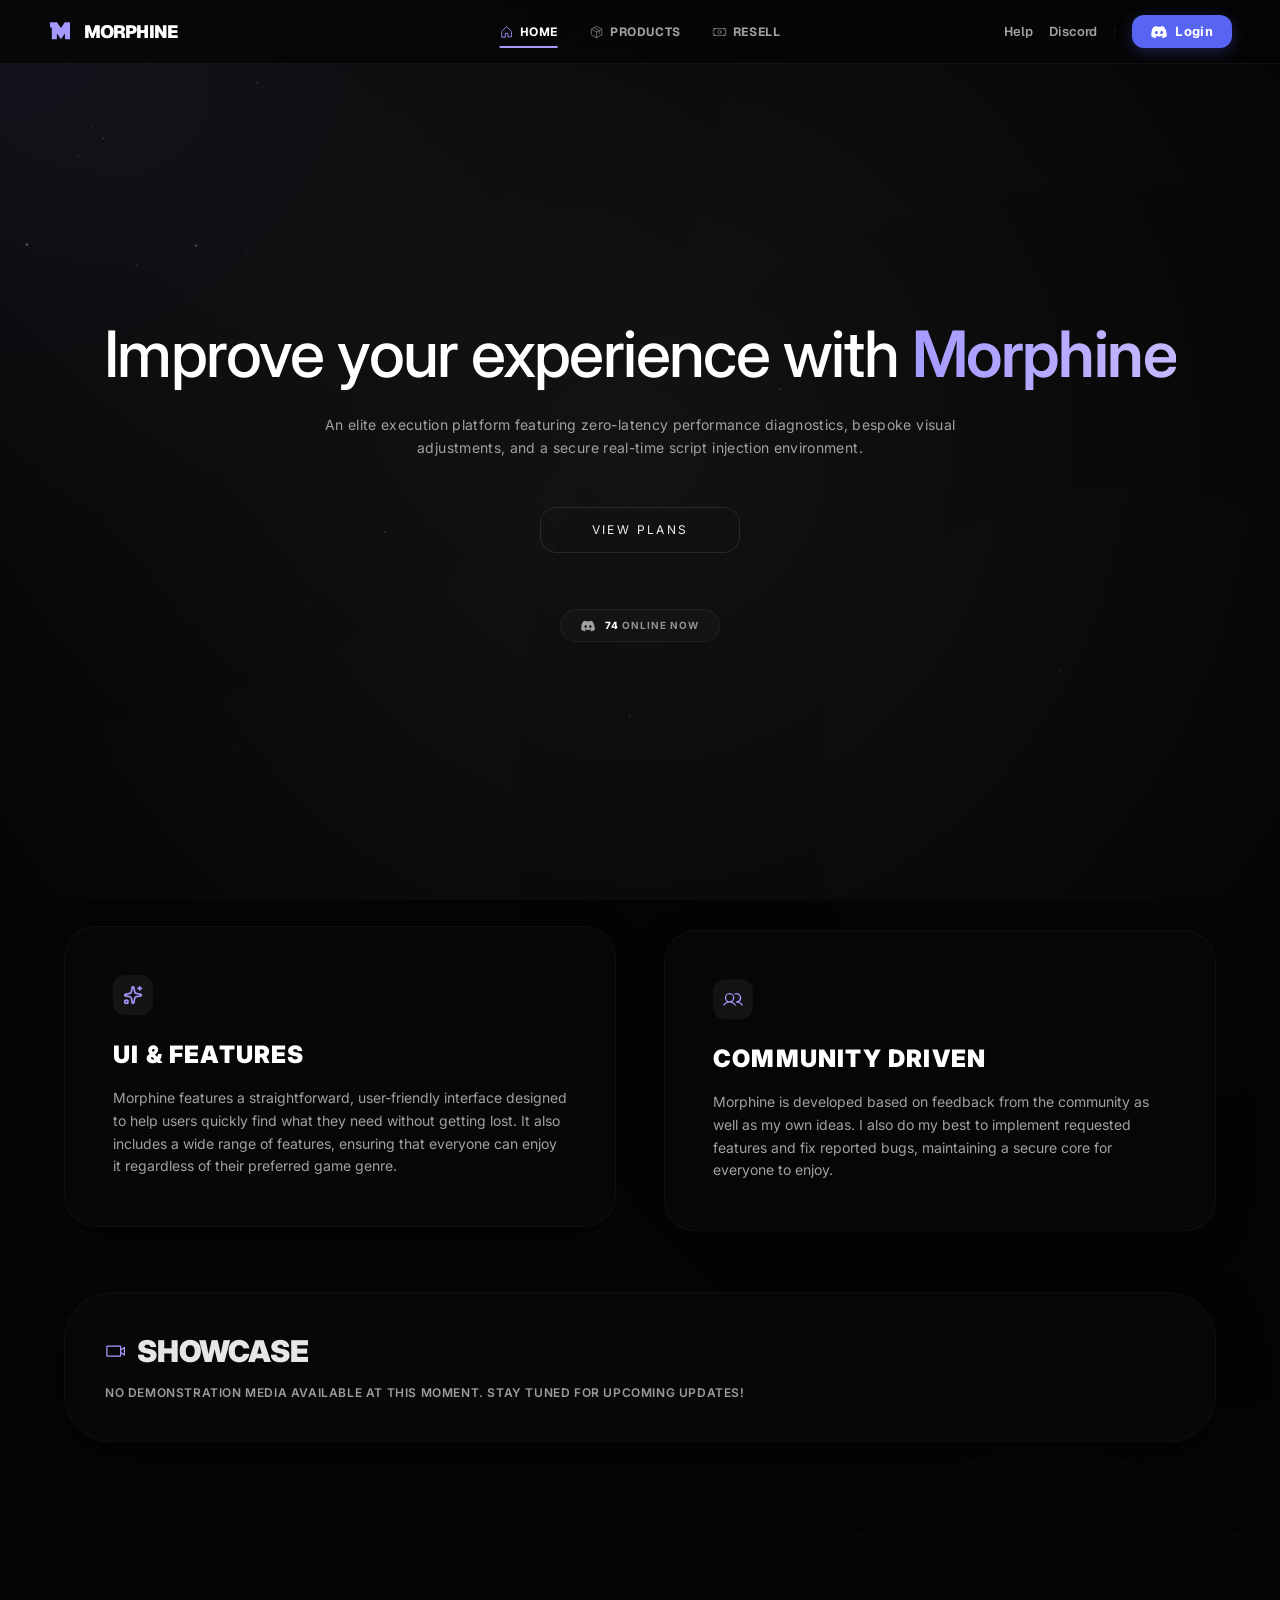
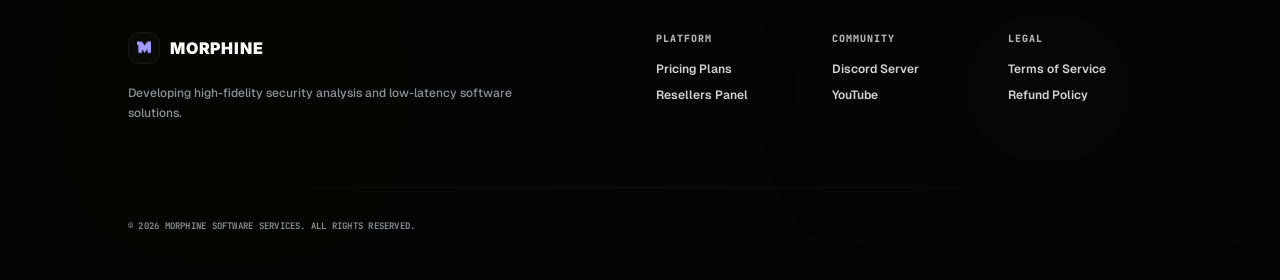
<file: index.html>
<!doctype html>
<html lang="en">
  <head>
    <meta charset="UTF-8" />
    <script type="text/javascript">
      (function() {
        var redirect = sessionStorage.getItem('redirect');
        if (redirect) {
          sessionStorage.removeItem('redirect');
          window.history.replaceState(null, null, redirect);
        }
      })();
    </script>
    <meta name="viewport" content="width=device-width, initial-scale=1.0" />
    <title>Morphine</title>
    <link rel="icon" type="image/png" href="/logo.png">
    <script type="module" crossorigin src="/assets/index-Bwq5AKDH.js"></script>
    <link rel="stylesheet" crossorigin href="/assets/index-IwMEd-VD.css">
  </head>
  <body>
    <div id="root"></div>
  </body>
</html>
</file>
<file: assets/index-IwMEd-VD.css>
@import"https://fonts.googleapis.com/css2?family=Geist:wght@100..900&family=Inter:wght@300;400;500;600;700;800;900&family=JetBrains+Mono:wght@400;700&display=swap";/*! tailwindcss v4.3.0 | MIT License | https://tailwindcss.com */@layer properties{@supports (((-webkit-hyphens:none)) and (not (margin-trim:inline))) or ((-moz-orient:inline) and (not (color:rgb(from red r g b)))){*,:before,:after,::backdrop{--tw-translate-x:0;--tw-translate-y:0;--tw-translate-z:0;--tw-scale-x:1;--tw-scale-y:1;--tw-scale-z:1;--tw-rotate-x:initial;--tw-rotate-y:initial;--tw-rotate-z:initial;--tw-skew-x:initial;--tw-skew-y:initial;--tw-space-y-reverse:0;--tw-divide-y-reverse:0;--tw-border-style:solid;--tw-gradient-position:initial;--tw-gradient-from:#0000;--tw-gradient-via:#0000;--tw-gradient-to:#0000;--tw-gradient-stops:initial;--tw-gradient-via-stops:initial;--tw-gradient-from-position:0%;--tw-gradient-via-position:50%;--tw-gradient-to-position:100%;--tw-leading:initial;--tw-font-weight:initial;--tw-tracking:initial;--tw-shadow:0 0 #0000;--tw-shadow-color:initial;--tw-shadow-alpha:100%;--tw-inset-shadow:0 0 #0000;--tw-inset-shadow-color:initial;--tw-inset-shadow-alpha:100%;--tw-ring-color:initial;--tw-ring-shadow:0 0 #0000;--tw-inset-ring-color:initial;--tw-inset-ring-shadow:0 0 #0000;--tw-ring-inset:initial;--tw-ring-offset-width:0px;--tw-ring-offset-color:#fff;--tw-ring-offset-shadow:0 0 #0000;--tw-blur:initial;--tw-brightness:initial;--tw-contrast:initial;--tw-grayscale:initial;--tw-hue-rotate:initial;--tw-invert:initial;--tw-opacity:initial;--tw-saturate:initial;--tw-sepia:initial;--tw-drop-shadow:initial;--tw-drop-shadow-color:initial;--tw-drop-shadow-alpha:100%;--tw-drop-shadow-size:initial;--tw-backdrop-blur:initial;--tw-backdrop-brightness:initial;--tw-backdrop-contrast:initial;--tw-backdrop-grayscale:initial;--tw-backdrop-hue-rotate:initial;--tw-backdrop-invert:initial;--tw-backdrop-opacity:initial;--tw-backdrop-saturate:initial;--tw-backdrop-sepia:initial;--tw-duration:initial;--tw-ease:initial}}}@layer theme{:root,:host{--font-sans:"Inter", ui-sans-serif, system-ui, sans-serif;--font-mono:"JetBrains Mono", ui-monospace, SFMono-Regular, monospace;--color-red-300:oklch(80.8% .114 19.571);--color-red-400:oklch(70.4% .191 22.216);--color-red-500:oklch(63.7% .237 25.331);--color-amber-200:oklch(92.4% .12 95.746);--color-amber-300:oklch(87.9% .169 91.605);--color-amber-400:oklch(82.8% .189 84.429);--color-amber-500:oklch(76.9% .188 70.08);--color-emerald-300:oklch(84.5% .143 164.978);--color-emerald-400:oklch(76.5% .177 163.223);--color-emerald-500:oklch(69.6% .17 162.48);--color-purple-600:oklch(55.8% .288 302.321);--color-rose-200:oklch(89.2% .058 10.001);--color-rose-400:oklch(71.2% .194 13.428);--color-rose-500:oklch(64.5% .246 16.439);--color-rose-950:oklch(27.1% .105 12.094);--color-gray-700:oklch(37.3% .034 259.733);--color-gray-800:oklch(27.8% .033 256.848);--color-neutral-200:oklch(92.2% 0 0);--color-neutral-300:oklch(87% 0 0);--color-neutral-400:oklch(70.8% 0 0);--color-neutral-500:oklch(55.6% 0 0);--color-neutral-600:oklch(43.9% 0 0);--color-neutral-700:oklch(37.1% 0 0);--color-neutral-800:oklch(26.9% 0 0);--color-black:#000;--color-white:#fff;--spacing:.25rem;--container-sm:24rem;--container-md:28rem;--container-lg:32rem;--container-2xl:42rem;--container-3xl:48rem;--container-4xl:56rem;--container-5xl:64rem;--container-6xl:72rem;--text-xs:.75rem;--text-xs--line-height:calc(1 / .75);--text-sm:.875rem;--text-sm--line-height:calc(1.25 / .875);--text-base:1rem;--text-base--line-height: 1.5 ;--text-lg:1.125rem;--text-lg--line-height:calc(1.75 / 1.125);--text-xl:1.25rem;--text-xl--line-height:calc(1.75 / 1.25);--text-2xl:1.5rem;--text-2xl--line-height:calc(2 / 1.5);--text-3xl:1.875rem;--text-3xl--line-height: 1.2 ;--text-4xl:2.25rem;--text-4xl--line-height:calc(2.5 / 2.25);--text-5xl:3rem;--text-5xl--line-height:1;--text-6xl:3.75rem;--text-6xl--line-height:1;--font-weight-normal:400;--font-weight-medium:500;--font-weight-semibold:600;--font-weight-bold:700;--font-weight-extrabold:800;--font-weight-black:900;--tracking-tighter:-.05em;--tracking-tight:-.025em;--tracking-normal:0em;--tracking-wide:.025em;--tracking-wider:.05em;--tracking-widest:.1em;--leading-tight:1.25;--leading-relaxed:1.625;--radius-md:.375rem;--radius-lg:.5rem;--radius-xl:.75rem;--radius-2xl:1rem;--radius-3xl:1.5rem;--ease-out:cubic-bezier(0, 0, .2, 1);--animate-spin:spin 1s linear infinite;--animate-ping:ping 1s cubic-bezier(0, 0, .2, 1) infinite;--animate-pulse:pulse 2s cubic-bezier(.4, 0, .6, 1) infinite;--blur-sm:8px;--blur-md:12px;--blur-xl:24px;--blur-2xl:40px;--default-transition-duration:.15s;--default-transition-timing-function:cubic-bezier(.4, 0, .2, 1);--default-font-family:var(--font-sans);--default-mono-font-family:var(--font-mono);--font-geist:"Geist", "Inter", ui-sans-serif, system-ui, sans-serif}}@layer base{*,:after,:before,::backdrop{box-sizing:border-box;border:0 solid;margin:0;padding:0}::file-selector-button{box-sizing:border-box;border:0 solid;margin:0;padding:0}html,:host{-webkit-text-size-adjust:100%;-moz-tab-size:4;tab-size:4;line-height:1.5;font-family:var(--default-font-family,ui-sans-serif, system-ui, sans-serif, "Apple Color Emoji", "Segoe UI Emoji", "Segoe UI Symbol", "Noto Color Emoji");font-feature-settings:var(--default-font-feature-settings,normal);font-variation-settings:var(--default-font-variation-settings,normal);-webkit-tap-highlight-color:transparent}hr{height:0;color:inherit;border-top-width:1px}abbr:where([title]){-webkit-text-decoration:underline dotted;text-decoration:underline dotted}h1,h2,h3,h4,h5,h6{font-size:inherit;font-weight:inherit}a{color:inherit;-webkit-text-decoration:inherit;text-decoration:inherit}b,strong{font-weight:bolder}code,kbd,samp,pre{font-family:var(--default-mono-font-family,ui-monospace, SFMono-Regular, Menlo, Monaco, Consolas, "Liberation Mono", "Courier New", monospace);font-feature-settings:var(--default-mono-font-feature-settings,normal);font-variation-settings:var(--default-mono-font-variation-settings,normal);font-size:1em}small{font-size:80%}sub,sup{vertical-align:baseline;font-size:75%;line-height:0;position:relative}sub{bottom:-.25em}sup{top:-.5em}table{text-indent:0;border-color:inherit;border-collapse:collapse}:-moz-focusring{outline:auto}progress{vertical-align:baseline}summary{display:list-item}ol,ul,menu{list-style:none}img,svg,video,canvas,audio,iframe,embed,object{vertical-align:middle;display:block}img,video{max-width:100%;height:auto}button,input,select,optgroup,textarea{font:inherit;font-feature-settings:inherit;font-variation-settings:inherit;letter-spacing:inherit;color:inherit;opacity:1;background-color:#0000;border-radius:0}::file-selector-button{font:inherit;font-feature-settings:inherit;font-variation-settings:inherit;letter-spacing:inherit;color:inherit;opacity:1;background-color:#0000;border-radius:0}:where(select:is([multiple],[size])) optgroup{font-weight:bolder}:where(select:is([multiple],[size])) optgroup option{padding-inline-start:20px}::file-selector-button{margin-inline-end:4px}::placeholder{opacity:1}@supports (not ((-webkit-appearance:-apple-pay-button))) or (contain-intrinsic-size:1px){::placeholder{color:currentColor}@supports (color:color-mix(in lab,red,red)){::placeholder{color:color-mix(in oklab,currentcolor 50%,transparent)}}}textarea{resize:vertical}::-webkit-search-decoration{-webkit-appearance:none}::-webkit-date-and-time-value{min-height:1lh;text-align:inherit}::-webkit-datetime-edit{display:inline-flex}::-webkit-datetime-edit-fields-wrapper{padding:0}::-webkit-datetime-edit{padding-block:0}::-webkit-datetime-edit-year-field{padding-block:0}::-webkit-datetime-edit-month-field{padding-block:0}::-webkit-datetime-edit-day-field{padding-block:0}::-webkit-datetime-edit-hour-field{padding-block:0}::-webkit-datetime-edit-minute-field{padding-block:0}::-webkit-datetime-edit-second-field{padding-block:0}::-webkit-datetime-edit-millisecond-field{padding-block:0}::-webkit-datetime-edit-meridiem-field{padding-block:0}::-webkit-calendar-picker-indicator{line-height:1}:-moz-ui-invalid{box-shadow:none}button,input:where([type=button],[type=reset],[type=submit]){-webkit-appearance:button;-moz-appearance:button;appearance:button}::file-selector-button{-webkit-appearance:button;-moz-appearance:button;appearance:button}::-webkit-inner-spin-button{height:auto}::-webkit-outer-spin-button{height:auto}[hidden]:where(:not([hidden=until-found])){display:none!important}}@layer components;@layer utilities{.pointer-events-auto{pointer-events:auto}.pointer-events-none{pointer-events:none}.invisible{visibility:hidden}.absolute{position:absolute}.fixed{position:fixed}.relative{position:relative}.inset-0{inset:calc(var(--spacing) * 0)}.inset-x-0{inset-inline:calc(var(--spacing) * 0)}.inset-y-0{inset-block:calc(var(--spacing) * 0)}.-top-10{top:calc(var(--spacing) * -10)}.-top-12{top:calc(var(--spacing) * -12)}.-top-px{top:-1px}.top-0{top:calc(var(--spacing) * 0)}.top-4{top:calc(var(--spacing) * 4)}.top-14{top:calc(var(--spacing) * 14)}.top-full{top:100%}.-right-12{right:calc(var(--spacing) * -12)}.right-0{right:calc(var(--spacing) * 0)}.right-1\/4{right:25%}.right-4{right:calc(var(--spacing) * 4)}.right-6{right:calc(var(--spacing) * 6)}.right-10{right:calc(var(--spacing) * 10)}.bottom-0{bottom:calc(var(--spacing) * 0)}.bottom-3{bottom:calc(var(--spacing) * 3)}.bottom-6{bottom:calc(var(--spacing) * 6)}.bottom-12{bottom:calc(var(--spacing) * 12)}.left-0{left:calc(var(--spacing) * 0)}.left-1\/2{left:50%}.left-1\/4{left:25%}.left-3{left:calc(var(--spacing) * 3)}.left-4{left:calc(var(--spacing) * 4)}.left-10{left:calc(var(--spacing) * 10)}.left-\[19px\]{left:19px}.z-0{z-index:0}.z-10{z-index:10}.z-20{z-index:20}.z-30{z-index:30}.z-40{z-index:40}.z-50{z-index:50}.z-\[60\]{z-index:60}.z-\[190\]{z-index:190}.z-\[200\]{z-index:200}.z-\[210\]{z-index:210}.z-\[9990\]{z-index:9990}.z-\[10000\]{z-index:10000}.container{width:100%}@media(min-width:40rem){.container{max-width:40rem}}@media(min-width:48rem){.container{max-width:48rem}}@media(min-width:64rem){.container{max-width:64rem}}@media(min-width:80rem){.container{max-width:80rem}}@media(min-width:96rem){.container{max-width:96rem}}.mx-auto{margin-inline:auto}.\!my-4\.5{margin-block:calc(var(--spacing) * 4.5)!important}.my-1{margin-block:calc(var(--spacing) * 1)}.my-3{margin-block:calc(var(--spacing) * 3)}.-mt-4{margin-top:calc(var(--spacing) * -4)}.mt-0\.5{margin-top:calc(var(--spacing) * .5)}.mt-1{margin-top:calc(var(--spacing) * 1)}.mt-1\.5{margin-top:calc(var(--spacing) * 1.5)}.mt-2{margin-top:calc(var(--spacing) * 2)}.mt-2\.5{margin-top:calc(var(--spacing) * 2.5)}.mt-3{margin-top:calc(var(--spacing) * 3)}.mt-4{margin-top:calc(var(--spacing) * 4)}.mt-8{margin-top:calc(var(--spacing) * 8)}.mt-12{margin-top:calc(var(--spacing) * 12)}.mt-14{margin-top:calc(var(--spacing) * 14)}.mt-auto{margin-top:auto}.mr-1{margin-right:calc(var(--spacing) * 1)}.mb-0\.5{margin-bottom:calc(var(--spacing) * .5)}.mb-1{margin-bottom:calc(var(--spacing) * 1)}.mb-2{margin-bottom:calc(var(--spacing) * 2)}.mb-3{margin-bottom:calc(var(--spacing) * 3)}.mb-4{margin-bottom:calc(var(--spacing) * 4)}.mb-5{margin-bottom:calc(var(--spacing) * 5)}.mb-6{margin-bottom:calc(var(--spacing) * 6)}.mb-8{margin-bottom:calc(var(--spacing) * 8)}.mb-10{margin-bottom:calc(var(--spacing) * 10)}.mb-12{margin-bottom:calc(var(--spacing) * 12)}.mb-16{margin-bottom:calc(var(--spacing) * 16)}.ml-0\.5{margin-left:calc(var(--spacing) * .5)}.ml-1{margin-left:calc(var(--spacing) * 1)}.ml-2{margin-left:calc(var(--spacing) * 2)}.ml-3{margin-left:calc(var(--spacing) * 3)}.ml-4{margin-left:calc(var(--spacing) * 4)}.block{display:block}.contents{display:contents}.flex{display:flex}.grid{display:grid}.hidden{display:none}.inline{display:inline}.inline-flex{display:inline-flex}.table{display:table}.aspect-\[16\/10\]{aspect-ratio:16/10}.size-5{width:calc(var(--spacing) * 5);height:calc(var(--spacing) * 5)}.h-0\.5{height:calc(var(--spacing) * .5)}.h-1{height:calc(var(--spacing) * 1)}.h-1\.5{height:calc(var(--spacing) * 1.5)}.h-2\.5{height:calc(var(--spacing) * 2.5)}.h-3{height:calc(var(--spacing) * 3)}.h-3\.5{height:calc(var(--spacing) * 3.5)}.h-4{height:calc(var(--spacing) * 4)}.h-4\.5{height:calc(var(--spacing) * 4.5)}.h-5{height:calc(var(--spacing) * 5)}.h-5\.5{height:calc(var(--spacing) * 5.5)}.h-6{height:calc(var(--spacing) * 6)}.h-8{height:calc(var(--spacing) * 8)}.h-9{height:calc(var(--spacing) * 9)}.h-10{height:calc(var(--spacing) * 10)}.h-12{height:calc(var(--spacing) * 12)}.h-14{height:calc(var(--spacing) * 14)}.h-16{height:calc(var(--spacing) * 16)}.h-24{height:calc(var(--spacing) * 24)}.h-32{height:calc(var(--spacing) * 32)}.h-40{height:calc(var(--spacing) * 40)}.h-48{height:calc(var(--spacing) * 48)}.h-96{height:calc(var(--spacing) * 96)}.h-\[1px\]{height:1px}.h-\[35rem\]{height:35rem}.h-\[46rem\]{height:46rem}.h-\[100px\]{height:100px}.h-full{height:100%}.h-px{height:1px}.max-h-\[80vh\]{max-height:80vh}.max-h-\[90vh\]{max-height:90vh}.min-h-\[50vh\]{min-height:50vh}.min-h-\[82vh\]{min-height:82vh}.min-h-\[85vh\]{min-height:85vh}.min-h-\[90vh\]{min-height:90vh}.min-h-\[92vh\]{min-height:92vh}.min-h-screen{min-height:100vh}.w-1{width:calc(var(--spacing) * 1)}.w-1\.5{width:calc(var(--spacing) * 1.5)}.w-2\.5{width:calc(var(--spacing) * 2.5)}.w-3{width:calc(var(--spacing) * 3)}.w-3\.5{width:calc(var(--spacing) * 3.5)}.w-4{width:calc(var(--spacing) * 4)}.w-4\.5{width:calc(var(--spacing) * 4.5)}.w-5{width:calc(var(--spacing) * 5)}.w-5\.5{width:calc(var(--spacing) * 5.5)}.w-6{width:calc(var(--spacing) * 6)}.w-8{width:calc(var(--spacing) * 8)}.w-9{width:calc(var(--spacing) * 9)}.w-10{width:calc(var(--spacing) * 10)}.w-12{width:calc(var(--spacing) * 12)}.w-16{width:calc(var(--spacing) * 16)}.w-24{width:calc(var(--spacing) * 24)}.w-32{width:calc(var(--spacing) * 32)}.w-40{width:calc(var(--spacing) * 40)}.w-48{width:calc(var(--spacing) * 48)}.w-96{width:calc(var(--spacing) * 96)}.w-\[35rem\]{width:35rem}.w-full{width:100%}.max-w-2xl{max-width:var(--container-2xl)}.max-w-3xl{max-width:var(--container-3xl)}.max-w-4xl{max-width:var(--container-4xl)}.max-w-5xl{max-width:var(--container-5xl)}.max-w-6xl{max-width:var(--container-6xl)}.max-w-\[98vw\]{max-width:98vw}.max-w-\[260px\]{max-width:260px}.max-w-\[360px\]{max-width:360px}.max-w-\[600px\]{max-width:600px}.max-w-\[620px\]{max-width:620px}.max-w-\[640px\]{max-width:640px}.max-w-\[1050px\]{max-width:1050px}.max-w-\[1240px\]{max-width:1240px}.max-w-\[1600px\]{max-width:1600px}.max-w-lg{max-width:var(--container-lg)}.max-w-md{max-width:var(--container-md)}.max-w-sm{max-width:var(--container-sm)}.min-w-0{min-width:calc(var(--spacing) * 0)}.min-w-\[64px\]{min-width:64px}.min-w-\[200px\]{min-width:200px}.min-w-\[240px\]{min-width:240px}.flex-1{flex:1}.shrink-0{flex-shrink:0}.flex-grow{flex-grow:1}.origin-center{transform-origin:50%}.-translate-x-1\/2{--tw-translate-x: -50% ;translate:var(--tw-translate-x) var(--tw-translate-y)}.-translate-x-12{--tw-translate-x:calc(var(--spacing) * -12);translate:var(--tw-translate-x) var(--tw-translate-y)}.-translate-y-8{--tw-translate-y:calc(var(--spacing) * -8);translate:var(--tw-translate-x) var(--tw-translate-y)}.scale-95{--tw-scale-x:95%;--tw-scale-y:95%;--tw-scale-z:95%;scale:var(--tw-scale-x) var(--tw-scale-y)}.scale-x-0{--tw-scale-x:0%;scale:var(--tw-scale-x) var(--tw-scale-y)}.scale-x-100{--tw-scale-x:100%;scale:var(--tw-scale-x) var(--tw-scale-y)}.rotate-180{rotate:180deg}.transform{transform:var(--tw-rotate-x,) var(--tw-rotate-y,) var(--tw-rotate-z,) var(--tw-skew-x,) var(--tw-skew-y,)}.animate-ping{animation:var(--animate-ping)}.animate-pulse{animation:var(--animate-pulse)}.animate-spin{animation:var(--animate-spin)}.cursor-default{cursor:default}.cursor-pointer{cursor:pointer}.resize-none{resize:none}.list-disc{list-style-type:disc}.grid-cols-1{grid-template-columns:repeat(1,minmax(0,1fr))}.flex-col{flex-direction:column}.flex-wrap{flex-wrap:wrap}.items-baseline{align-items:baseline}.items-center{align-items:center}.items-start{align-items:flex-start}.justify-between{justify-content:space-between}.justify-center{justify-content:center}.justify-end{justify-content:flex-end}.gap-0\.5{gap:calc(var(--spacing) * .5)}.gap-1{gap:calc(var(--spacing) * 1)}.gap-1\.5{gap:calc(var(--spacing) * 1.5)}.gap-2{gap:calc(var(--spacing) * 2)}.gap-2\.5{gap:calc(var(--spacing) * 2.5)}.gap-3{gap:calc(var(--spacing) * 3)}.gap-3\.5{gap:calc(var(--spacing) * 3.5)}.gap-4{gap:calc(var(--spacing) * 4)}.gap-5{gap:calc(var(--spacing) * 5)}.gap-6{gap:calc(var(--spacing) * 6)}.gap-8{gap:calc(var(--spacing) * 8)}.gap-10{gap:calc(var(--spacing) * 10)}:where(.space-y-1>:not(:last-child)){--tw-space-y-reverse:0;margin-block-start:calc(calc(var(--spacing) * 1) * var(--tw-space-y-reverse));margin-block-end:calc(calc(var(--spacing) * 1) * calc(1 - var(--tw-space-y-reverse)))}:where(.space-y-1\.5>:not(:last-child)){--tw-space-y-reverse:0;margin-block-start:calc(calc(var(--spacing) * 1.5) * var(--tw-space-y-reverse));margin-block-end:calc(calc(var(--spacing) * 1.5) * calc(1 - var(--tw-space-y-reverse)))}:where(.space-y-2>:not(:last-child)){--tw-space-y-reverse:0;margin-block-start:calc(calc(var(--spacing) * 2) * var(--tw-space-y-reverse));margin-block-end:calc(calc(var(--spacing) * 2) * calc(1 - var(--tw-space-y-reverse)))}:where(.space-y-2\.5>:not(:last-child)){--tw-space-y-reverse:0;margin-block-start:calc(calc(var(--spacing) * 2.5) * var(--tw-space-y-reverse));margin-block-end:calc(calc(var(--spacing) * 2.5) * calc(1 - var(--tw-space-y-reverse)))}:where(.space-y-3>:not(:last-child)){--tw-space-y-reverse:0;margin-block-start:calc(calc(var(--spacing) * 3) * var(--tw-space-y-reverse));margin-block-end:calc(calc(var(--spacing) * 3) * calc(1 - var(--tw-space-y-reverse)))}:where(.space-y-4>:not(:last-child)){--tw-space-y-reverse:0;margin-block-start:calc(calc(var(--spacing) * 4) * var(--tw-space-y-reverse));margin-block-end:calc(calc(var(--spacing) * 4) * calc(1 - var(--tw-space-y-reverse)))}:where(.space-y-5>:not(:last-child)){--tw-space-y-reverse:0;margin-block-start:calc(calc(var(--spacing) * 5) * var(--tw-space-y-reverse));margin-block-end:calc(calc(var(--spacing) * 5) * calc(1 - var(--tw-space-y-reverse)))}:where(.space-y-6>:not(:last-child)){--tw-space-y-reverse:0;margin-block-start:calc(calc(var(--spacing) * 6) * var(--tw-space-y-reverse));margin-block-end:calc(calc(var(--spacing) * 6) * calc(1 - var(--tw-space-y-reverse)))}:where(.space-y-16>:not(:last-child)){--tw-space-y-reverse:0;margin-block-start:calc(calc(var(--spacing) * 16) * var(--tw-space-y-reverse));margin-block-end:calc(calc(var(--spacing) * 16) * calc(1 - var(--tw-space-y-reverse)))}:where(.divide-y>:not(:last-child)){--tw-divide-y-reverse:0;border-bottom-style:var(--tw-border-style);border-top-style:var(--tw-border-style);border-top-width:calc(1px * var(--tw-divide-y-reverse));border-bottom-width:calc(1px * calc(1 - var(--tw-divide-y-reverse)))}:where(.divide-white\/\[0\.04\]>:not(:last-child)){border-color:#ffffff0a}@supports (color:color-mix(in lab,red,red)){:where(.divide-white\/\[0\.04\]>:not(:last-child)){border-color:color-mix(in oklab,var(--color-white) 4%,transparent)}}.self-center{align-self:center}.truncate{text-overflow:ellipsis;white-space:nowrap;overflow:hidden}.overflow-hidden{overflow:hidden}.overflow-x-hidden{overflow-x:hidden}.overflow-y-auto{overflow-y:auto}.rounded{border-radius:.25rem}.rounded-2xl{border-radius:var(--radius-2xl)}.rounded-3xl{border-radius:var(--radius-3xl)}.rounded-\[1rem\]{border-radius:1rem}.rounded-\[2rem\]{border-radius:2rem}.rounded-\[3rem\]{border-radius:3rem}.rounded-\[12px\]{border-radius:12px}.rounded-\[32px\]{border-radius:32px}.rounded-full{border-radius:3.40282e38px}.rounded-lg{border-radius:var(--radius-lg)}.rounded-md{border-radius:var(--radius-md)}.rounded-xl{border-radius:var(--radius-xl)}.rounded-t-\[2rem\]{border-top-left-radius:2rem;border-top-right-radius:2rem}.border{border-style:var(--tw-border-style);border-width:1px}.border-0{border-style:var(--tw-border-style);border-width:0}.border-2{border-style:var(--tw-border-style);border-width:2px}.border-t{border-top-style:var(--tw-border-style);border-top-width:1px}.border-b{border-bottom-style:var(--tw-border-style);border-bottom-width:1px}.border-\[\#0cffb3\]\/30{border-color:#0cffb34d}.border-\[\#5865F2\]\/15{border-color:#5865f226}.border-\[\#5865F2\]\/20{border-color:#5865f233}.border-\[\#5865F2\]\/30{border-color:#5865f24d}.border-\[\#a59aff\]{border-color:#a59aff}.border-\[\#a59aff\]\/10{border-color:#a59aff1a}.border-\[\#a59aff\]\/15{border-color:#a59aff26}.border-\[\#a59aff\]\/20{border-color:#a59aff33}.border-\[\#a59aff\]\/25{border-color:#a59aff40}.border-\[\#a59aff\]\/30{border-color:#a59aff4d}.border-\[\#a59aff\]\/40{border-color:#a59aff66}.border-amber-500\/10{border-color:#f99c001a}@supports (color:color-mix(in lab,red,red)){.border-amber-500\/10{border-color:color-mix(in oklab,var(--color-amber-500) 10%,transparent)}}.border-amber-500\/15{border-color:#f99c0026}@supports (color:color-mix(in lab,red,red)){.border-amber-500\/15{border-color:color-mix(in oklab,var(--color-amber-500) 15%,transparent)}}.border-amber-500\/20{border-color:#f99c0033}@supports (color:color-mix(in lab,red,red)){.border-amber-500\/20{border-color:color-mix(in oklab,var(--color-amber-500) 20%,transparent)}}.border-black\/20{border-color:#0003}@supports (color:color-mix(in lab,red,red)){.border-black\/20{border-color:color-mix(in oklab,var(--color-black) 20%,transparent)}}.border-emerald-500\/10{border-color:#00bb7f1a}@supports (color:color-mix(in lab,red,red)){.border-emerald-500\/10{border-color:color-mix(in oklab,var(--color-emerald-500) 10%,transparent)}}.border-emerald-500\/15{border-color:#00bb7f26}@supports (color:color-mix(in lab,red,red)){.border-emerald-500\/15{border-color:color-mix(in oklab,var(--color-emerald-500) 15%,transparent)}}.border-emerald-500\/20{border-color:#00bb7f33}@supports (color:color-mix(in lab,red,red)){.border-emerald-500\/20{border-color:color-mix(in oklab,var(--color-emerald-500) 20%,transparent)}}.border-neutral-700{border-color:var(--color-neutral-700)}.border-neutral-800{border-color:var(--color-neutral-800)}.border-red-400\/20{border-color:#ff656833}@supports (color:color-mix(in lab,red,red)){.border-red-400\/20{border-color:color-mix(in oklab,var(--color-red-400) 20%,transparent)}}.border-red-500\/10{border-color:#fb2c361a}@supports (color:color-mix(in lab,red,red)){.border-red-500\/10{border-color:color-mix(in oklab,var(--color-red-500) 10%,transparent)}}.border-red-500\/15{border-color:#fb2c3626}@supports (color:color-mix(in lab,red,red)){.border-red-500\/15{border-color:color-mix(in oklab,var(--color-red-500) 15%,transparent)}}.border-red-500\/20{border-color:#fb2c3633}@supports (color:color-mix(in lab,red,red)){.border-red-500\/20{border-color:color-mix(in oklab,var(--color-red-500) 20%,transparent)}}.border-rose-500\/20{border-color:#ff235733}@supports (color:color-mix(in lab,red,red)){.border-rose-500\/20{border-color:color-mix(in oklab,var(--color-rose-500) 20%,transparent)}}.border-white\/5{border-color:#ffffff0d}@supports (color:color-mix(in lab,red,red)){.border-white\/5{border-color:color-mix(in oklab,var(--color-white) 5%,transparent)}}.border-white\/10{border-color:#ffffff1a}@supports (color:color-mix(in lab,red,red)){.border-white\/10{border-color:color-mix(in oklab,var(--color-white) 10%,transparent)}}.border-white\/\[0\.02\]{border-color:#ffffff05}@supports (color:color-mix(in lab,red,red)){.border-white\/\[0\.02\]{border-color:color-mix(in oklab,var(--color-white) 2%,transparent)}}.border-white\/\[0\.03\]{border-color:#ffffff08}@supports (color:color-mix(in lab,red,red)){.border-white\/\[0\.03\]{border-color:color-mix(in oklab,var(--color-white) 3%,transparent)}}.border-white\/\[0\.04\]{border-color:#ffffff0a}@supports (color:color-mix(in lab,red,red)){.border-white\/\[0\.04\]{border-color:color-mix(in oklab,var(--color-white) 4%,transparent)}}.border-white\/\[0\.05\]{border-color:#ffffff0d}@supports (color:color-mix(in lab,red,red)){.border-white\/\[0\.05\]{border-color:color-mix(in oklab,var(--color-white) 5%,transparent)}}.border-white\/\[0\.06\]{border-color:#ffffff0f}@supports (color:color-mix(in lab,red,red)){.border-white\/\[0\.06\]{border-color:color-mix(in oklab,var(--color-white) 6%,transparent)}}.border-white\/\[0\.08\]{border-color:#ffffff14}@supports (color:color-mix(in lab,red,red)){.border-white\/\[0\.08\]{border-color:color-mix(in oklab,var(--color-white) 8%,transparent)}}.border-t-\[\#a59aff\]{border-top-color:#a59aff}.border-t-black{border-top-color:var(--color-black)}.border-t-red-400{border-top-color:var(--color-red-400)}.border-t-white{border-top-color:var(--color-white)}.bg-\[\#0a0a0a\]\/80{background-color:#0a0a0acc}.bg-\[\#0a0a0a\]\/95{background-color:#0a0a0af2}.bg-\[\#0a0a0c\]{background-color:#0a0a0c}.bg-\[\#0a0b0d\]{background-color:#0a0b0d}.bg-\[\#0c0d10\]{background-color:#0c0d10}.bg-\[\#0c0d10\]\/95{background-color:#0c0d10f2}.bg-\[\#0cffb3\]\/15{background-color:#0cffb326}.bg-\[\#1a1a1a\]{background-color:#1a1a1a}.bg-\[\#5865F2\]{background-color:#5865f2}.bg-\[\#5865F2\]\/5{background-color:#5865f20d}.bg-\[\#5865F2\]\/10{background-color:#5865f21a}.bg-\[\#5865f2\]{background-color:#5865f2}.bg-\[\#07080a\]{background-color:#07080a}.bg-\[\#08090b\]{background-color:#08090b}.bg-\[\#09090b\]{background-color:#09090b}.bg-\[\#12101e\]{background-color:#12101e}.bg-\[\#14151a\]{background-color:#14151a}.bg-\[\#050505\]{background-color:#050505}.bg-\[\#050505\]\/75{background-color:#050505bf}.bg-\[\#050505\]\/98{background-color:#050505fa}.bg-\[\#050507\]{background-color:#050507}.bg-\[\#070709\]{background-color:#070709}.bg-\[\#070709\]\/80{background-color:#070709cc}.bg-\[\#111215\]\/90{background-color:#111215e6}.bg-\[\#111216\]\/50{background-color:#11121680}.bg-\[\#111216\]\/90{background-color:#111216e6}.bg-\[\#141414\]{background-color:#141414}.bg-\[\#a59aff\]{background-color:#a59aff}.bg-\[\#a59aff\]\/5{background-color:#a59aff0d}.bg-\[\#a59aff\]\/10{background-color:#a59aff1a}.bg-\[\#a59aff\]\/\[0\.01\]{background-color:#a59aff03}.bg-\[\#a59aff\]\/\[0\.015\]{background-color:#a59aff04}.bg-amber-400{background-color:var(--color-amber-400)}.bg-amber-500\/5{background-color:#f99c000d}@supports (color:color-mix(in lab,red,red)){.bg-amber-500\/5{background-color:color-mix(in oklab,var(--color-amber-500) 5%,transparent)}}.bg-amber-500\/10{background-color:#f99c001a}@supports (color:color-mix(in lab,red,red)){.bg-amber-500\/10{background-color:color-mix(in oklab,var(--color-amber-500) 10%,transparent)}}.bg-amber-500\/\[0\.005\]{background-color:#f99c0001}@supports (color:color-mix(in lab,red,red)){.bg-amber-500\/\[0\.005\]{background-color:color-mix(in oklab,var(--color-amber-500) .5%,transparent)}}.bg-black{background-color:var(--color-black)}.bg-black\/20{background-color:#0003}@supports (color:color-mix(in lab,red,red)){.bg-black\/20{background-color:color-mix(in oklab,var(--color-black) 20%,transparent)}}.bg-black\/35{background-color:#00000059}@supports (color:color-mix(in lab,red,red)){.bg-black\/35{background-color:color-mix(in oklab,var(--color-black) 35%,transparent)}}.bg-black\/40{background-color:#0006}@supports (color:color-mix(in lab,red,red)){.bg-black\/40{background-color:color-mix(in oklab,var(--color-black) 40%,transparent)}}.bg-black\/45{background-color:#00000073}@supports (color:color-mix(in lab,red,red)){.bg-black\/45{background-color:color-mix(in oklab,var(--color-black) 45%,transparent)}}.bg-black\/75{background-color:#000000bf}@supports (color:color-mix(in lab,red,red)){.bg-black\/75{background-color:color-mix(in oklab,var(--color-black) 75%,transparent)}}.bg-black\/80{background-color:#000c}@supports (color:color-mix(in lab,red,red)){.bg-black\/80{background-color:color-mix(in oklab,var(--color-black) 80%,transparent)}}.bg-current{background-color:currentColor}.bg-emerald-400{background-color:var(--color-emerald-400)}.bg-emerald-500{background-color:var(--color-emerald-500)}.bg-emerald-500\/5{background-color:#00bb7f0d}@supports (color:color-mix(in lab,red,red)){.bg-emerald-500\/5{background-color:color-mix(in oklab,var(--color-emerald-500) 5%,transparent)}}.bg-emerald-500\/10{background-color:#00bb7f1a}@supports (color:color-mix(in lab,red,red)){.bg-emerald-500\/10{background-color:color-mix(in oklab,var(--color-emerald-500) 10%,transparent)}}.bg-emerald-500\/20{background-color:#00bb7f33}@supports (color:color-mix(in lab,red,red)){.bg-emerald-500\/20{background-color:color-mix(in oklab,var(--color-emerald-500) 20%,transparent)}}.bg-gray-800\/50{background-color:#1e293980}@supports (color:color-mix(in lab,red,red)){.bg-gray-800\/50{background-color:color-mix(in oklab,var(--color-gray-800) 50%,transparent)}}.bg-neutral-500\/5{background-color:#7373730d}@supports (color:color-mix(in lab,red,red)){.bg-neutral-500\/5{background-color:color-mix(in oklab,var(--color-neutral-500) 5%,transparent)}}.bg-neutral-800{background-color:var(--color-neutral-800)}.bg-purple-600{background-color:var(--color-purple-600)}.bg-red-400{background-color:var(--color-red-400)}.bg-red-500{background-color:var(--color-red-500)}.bg-red-500\/5{background-color:#fb2c360d}@supports (color:color-mix(in lab,red,red)){.bg-red-500\/5{background-color:color-mix(in oklab,var(--color-red-500) 5%,transparent)}}.bg-red-500\/10{background-color:#fb2c361a}@supports (color:color-mix(in lab,red,red)){.bg-red-500\/10{background-color:color-mix(in oklab,var(--color-red-500) 10%,transparent)}}.bg-red-500\/\[0\.02\]{background-color:#fb2c3605}@supports (color:color-mix(in lab,red,red)){.bg-red-500\/\[0\.02\]{background-color:color-mix(in oklab,var(--color-red-500) 2%,transparent)}}.bg-rose-950\/40{background-color:#4d021866}@supports (color:color-mix(in lab,red,red)){.bg-rose-950\/40{background-color:color-mix(in oklab,var(--color-rose-950) 40%,transparent)}}.bg-transparent{background-color:#0000}.bg-white{background-color:var(--color-white)}.bg-white\/5{background-color:#ffffff0d}@supports (color:color-mix(in lab,red,red)){.bg-white\/5{background-color:color-mix(in oklab,var(--color-white) 5%,transparent)}}.bg-white\/\[0\.01\]{background-color:#ffffff03}@supports (color:color-mix(in lab,red,red)){.bg-white\/\[0\.01\]{background-color:color-mix(in oklab,var(--color-white) 1%,transparent)}}.bg-white\/\[0\.02\]{background-color:#ffffff05}@supports (color:color-mix(in lab,red,red)){.bg-white\/\[0\.02\]{background-color:color-mix(in oklab,var(--color-white) 2%,transparent)}}.bg-white\/\[0\.03\]{background-color:#ffffff08}@supports (color:color-mix(in lab,red,red)){.bg-white\/\[0\.03\]{background-color:color-mix(in oklab,var(--color-white) 3%,transparent)}}.bg-white\/\[0\.04\]{background-color:#ffffff0a}@supports (color:color-mix(in lab,red,red)){.bg-white\/\[0\.04\]{background-color:color-mix(in oklab,var(--color-white) 4%,transparent)}}.bg-gradient-to-b{--tw-gradient-position:to bottom in oklab;background-image:linear-gradient(var(--tw-gradient-stops))}.bg-gradient-to-r{--tw-gradient-position:to right in oklab;background-image:linear-gradient(var(--tw-gradient-stops))}.bg-gradient-to-t{--tw-gradient-position:to top in oklab;background-image:linear-gradient(var(--tw-gradient-stops))}.bg-\[radial-gradient\(circle_at_center\,rgba\(165\,154\,255\,0\.12\)_0\%\,transparent_70\%\)\]{background-image:radial-gradient(circle,#a59aff1f,#0000 70%)}.from-\[\#0c0d10\]\/40{--tw-gradient-from:oklab(15.9322% .000112258 -.00655437/.4);--tw-gradient-stops:var(--tw-gradient-via-stops,var(--tw-gradient-position), var(--tw-gradient-from) var(--tw-gradient-from-position), var(--tw-gradient-to) var(--tw-gradient-to-position))}.from-\[\#a59aff\]{--tw-gradient-from:#a59aff;--tw-gradient-stops:var(--tw-gradient-via-stops,var(--tw-gradient-position), var(--tw-gradient-from) var(--tw-gradient-from-position), var(--tw-gradient-to) var(--tw-gradient-to-position))}.from-black\/80{--tw-gradient-from:#000c}@supports (color:color-mix(in lab,red,red)){.from-black\/80{--tw-gradient-from:color-mix(in oklab, var(--color-black) 80%, transparent)}}.from-black\/80{--tw-gradient-stops:var(--tw-gradient-via-stops,var(--tw-gradient-position), var(--tw-gradient-from) var(--tw-gradient-from-position), var(--tw-gradient-to) var(--tw-gradient-to-position))}.from-transparent{--tw-gradient-from:transparent;--tw-gradient-stops:var(--tw-gradient-via-stops,var(--tw-gradient-position), var(--tw-gradient-from) var(--tw-gradient-from-position), var(--tw-gradient-to) var(--tw-gradient-to-position))}.from-white{--tw-gradient-from:var(--color-white);--tw-gradient-stops:var(--tw-gradient-via-stops,var(--tw-gradient-position), var(--tw-gradient-from) var(--tw-gradient-from-position), var(--tw-gradient-to) var(--tw-gradient-to-position))}.via-\[\#a59aff\]\/20{--tw-gradient-via:oklab(73.6888% .0427676 -.137212/.2);--tw-gradient-via-stops:var(--tw-gradient-position), var(--tw-gradient-from) var(--tw-gradient-from-position), var(--tw-gradient-via) var(--tw-gradient-via-position), var(--tw-gradient-to) var(--tw-gradient-to-position);--tw-gradient-stops:var(--tw-gradient-via-stops)}.via-transparent{--tw-gradient-via:transparent;--tw-gradient-via-stops:var(--tw-gradient-position), var(--tw-gradient-from) var(--tw-gradient-from-position), var(--tw-gradient-via) var(--tw-gradient-via-position), var(--tw-gradient-to) var(--tw-gradient-to-position);--tw-gradient-stops:var(--tw-gradient-via-stops)}.via-white\/\[0\.04\]{--tw-gradient-via:#ffffff0a}@supports (color:color-mix(in lab,red,red)){.via-white\/\[0\.04\]{--tw-gradient-via:color-mix(in oklab, var(--color-white) 4%, transparent)}}.via-white\/\[0\.04\]{--tw-gradient-via-stops:var(--tw-gradient-position), var(--tw-gradient-from) var(--tw-gradient-from-position), var(--tw-gradient-via) var(--tw-gradient-via-position), var(--tw-gradient-to) var(--tw-gradient-to-position);--tw-gradient-stops:var(--tw-gradient-via-stops)}.via-white\/\[0\.05\]{--tw-gradient-via:#ffffff0d}@supports (color:color-mix(in lab,red,red)){.via-white\/\[0\.05\]{--tw-gradient-via:color-mix(in oklab, var(--color-white) 5%, transparent)}}.via-white\/\[0\.05\]{--tw-gradient-via-stops:var(--tw-gradient-position), var(--tw-gradient-from) var(--tw-gradient-from-position), var(--tw-gradient-via) var(--tw-gradient-via-position), var(--tw-gradient-to) var(--tw-gradient-to-position);--tw-gradient-stops:var(--tw-gradient-via-stops)}.to-\[\#0c0d10\]{--tw-gradient-to:#0c0d10;--tw-gradient-stops:var(--tw-gradient-via-stops,var(--tw-gradient-position), var(--tw-gradient-from) var(--tw-gradient-from-position), var(--tw-gradient-to) var(--tw-gradient-to-position))}.to-\[\#a59aff\]\/40{--tw-gradient-to:oklab(73.6888% .0427676 -.137212/.4);--tw-gradient-stops:var(--tw-gradient-via-stops,var(--tw-gradient-position), var(--tw-gradient-from) var(--tw-gradient-from-position), var(--tw-gradient-to) var(--tw-gradient-to-position))}.to-\[\#c3b8ff\]{--tw-gradient-to:#c3b8ff;--tw-gradient-stops:var(--tw-gradient-via-stops,var(--tw-gradient-position), var(--tw-gradient-from) var(--tw-gradient-from-position), var(--tw-gradient-to) var(--tw-gradient-to-position))}.to-neutral-300{--tw-gradient-to:var(--color-neutral-300);--tw-gradient-stops:var(--tw-gradient-via-stops,var(--tw-gradient-position), var(--tw-gradient-from) var(--tw-gradient-from-position), var(--tw-gradient-to) var(--tw-gradient-to-position))}.to-transparent{--tw-gradient-to:transparent;--tw-gradient-stops:var(--tw-gradient-via-stops,var(--tw-gradient-position), var(--tw-gradient-from) var(--tw-gradient-from-position), var(--tw-gradient-to) var(--tw-gradient-to-position))}.bg-clip-text{-webkit-background-clip:text;background-clip:text}.fill-current{fill:currentColor}.object-cover{object-fit:cover}.object-center{object-position:center}.p-1{padding:calc(var(--spacing) * 1)}.p-1\.5{padding:calc(var(--spacing) * 1.5)}.p-2{padding:calc(var(--spacing) * 2)}.p-3{padding:calc(var(--spacing) * 3)}.p-3\.5{padding:calc(var(--spacing) * 3.5)}.p-4{padding:calc(var(--spacing) * 4)}.p-5{padding:calc(var(--spacing) * 5)}.p-6{padding:calc(var(--spacing) * 6)}.p-8{padding:calc(var(--spacing) * 8)}.p-10{padding:calc(var(--spacing) * 10)}.px-1{padding-inline:calc(var(--spacing) * 1)}.px-1\.5{padding-inline:calc(var(--spacing) * 1.5)}.px-2{padding-inline:calc(var(--spacing) * 2)}.px-2\.5{padding-inline:calc(var(--spacing) * 2.5)}.px-3{padding-inline:calc(var(--spacing) * 3)}.px-3\.5{padding-inline:calc(var(--spacing) * 3.5)}.px-4{padding-inline:calc(var(--spacing) * 4)}.px-4\.5{padding-inline:calc(var(--spacing) * 4.5)}.px-5{padding-inline:calc(var(--spacing) * 5)}.px-6{padding-inline:calc(var(--spacing) * 6)}.px-8{padding-inline:calc(var(--spacing) * 8)}.px-12{padding-inline:calc(var(--spacing) * 12)}.py-0\.5{padding-block:calc(var(--spacing) * .5)}.py-1{padding-block:calc(var(--spacing) * 1)}.py-1\.5{padding-block:calc(var(--spacing) * 1.5)}.py-2{padding-block:calc(var(--spacing) * 2)}.py-2\.5{padding-block:calc(var(--spacing) * 2.5)}.py-3{padding-block:calc(var(--spacing) * 3)}.py-3\.5{padding-block:calc(var(--spacing) * 3.5)}.py-4{padding-block:calc(var(--spacing) * 4)}.py-4\.5{padding-block:calc(var(--spacing) * 4.5)}.py-5{padding-block:calc(var(--spacing) * 5)}.py-6{padding-block:calc(var(--spacing) * 6)}.py-8{padding-block:calc(var(--spacing) * 8)}.py-12{padding-block:calc(var(--spacing) * 12)}.py-24{padding-block:calc(var(--spacing) * 24)}.py-28{padding-block:calc(var(--spacing) * 28)}.pt-1{padding-top:calc(var(--spacing) * 1)}.pt-2{padding-top:calc(var(--spacing) * 2)}.pt-4{padding-top:calc(var(--spacing) * 4)}.pt-5{padding-top:calc(var(--spacing) * 5)}.pt-6{padding-top:calc(var(--spacing) * 6)}.pt-8{padding-top:calc(var(--spacing) * 8)}.pt-24{padding-top:calc(var(--spacing) * 24)}.pt-28{padding-top:calc(var(--spacing) * 28)}.pt-32{padding-top:calc(var(--spacing) * 32)}.pt-36{padding-top:calc(var(--spacing) * 36)}.pr-2{padding-right:calc(var(--spacing) * 2)}.pr-4{padding-right:calc(var(--spacing) * 4)}.pb-5{padding-bottom:calc(var(--spacing) * 5)}.pb-6{padding-bottom:calc(var(--spacing) * 6)}.pb-12{padding-bottom:calc(var(--spacing) * 12)}.pb-16{padding-bottom:calc(var(--spacing) * 16)}.pb-24{padding-bottom:calc(var(--spacing) * 24)}.pl-1{padding-left:calc(var(--spacing) * 1)}.pl-4{padding-left:calc(var(--spacing) * 4)}.pl-5{padding-left:calc(var(--spacing) * 5)}.pl-11{padding-left:calc(var(--spacing) * 11)}.text-center{text-align:center}.text-left{text-align:left}.text-right{text-align:right}.font-geist{font-family:var(--font-geist)}.font-mono{font-family:var(--font-mono)}.font-sans{font-family:var(--font-sans)}.text-2xl{font-size:var(--text-2xl);line-height:var(--tw-leading,var(--text-2xl--line-height))}.text-3xl{font-size:var(--text-3xl);line-height:var(--tw-leading,var(--text-3xl--line-height))}.text-5xl{font-size:var(--text-5xl);line-height:var(--tw-leading,var(--text-5xl--line-height))}.text-base{font-size:var(--text-base);line-height:var(--tw-leading,var(--text-base--line-height))}.text-lg{font-size:var(--text-lg);line-height:var(--tw-leading,var(--text-lg--line-height))}.text-sm{font-size:var(--text-sm);line-height:var(--tw-leading,var(--text-sm--line-height))}.text-xl{font-size:var(--text-xl);line-height:var(--tw-leading,var(--text-xl--line-height))}.text-xs{font-size:var(--text-xs);line-height:var(--tw-leading,var(--text-xs--line-height))}.text-\[0\.6rem\]{font-size:.6rem}.text-\[0\.62rem\]{font-size:.62rem}.text-\[0\.65rem\]{font-size:.65rem}.text-\[0\.75rem\]{font-size:.75rem}.text-\[2\.2rem\]{font-size:2.2rem}.text-\[2\.8rem\]{font-size:2.8rem}.text-\[2rem\]{font-size:2rem}.text-\[8px\]{font-size:8px}.text-\[9px\]{font-size:9px}.text-\[10px\]{font-size:10px}.text-\[11px\]{font-size:11px}.text-\[12px\]{font-size:12px}.text-\[13px\]{font-size:13px}.text-\[20px\]{font-size:20px}.text-\[34px\]{font-size:34px}.leading-none{--tw-leading:1;line-height:1}.leading-relaxed{--tw-leading:var(--leading-relaxed);line-height:var(--leading-relaxed)}.leading-tight{--tw-leading:var(--leading-tight);line-height:var(--leading-tight)}.font-black{--tw-font-weight:var(--font-weight-black);font-weight:var(--font-weight-black)}.font-bold{--tw-font-weight:var(--font-weight-bold);font-weight:var(--font-weight-bold)}.font-extrabold{--tw-font-weight:var(--font-weight-extrabold);font-weight:var(--font-weight-extrabold)}.font-medium{--tw-font-weight:var(--font-weight-medium);font-weight:var(--font-weight-medium)}.font-normal{--tw-font-weight:var(--font-weight-normal);font-weight:var(--font-weight-normal)}.font-semibold{--tw-font-weight:var(--font-weight-semibold);font-weight:var(--font-weight-semibold)}.tracking-\[0\.2em\]{--tw-tracking:.2em;letter-spacing:.2em}.tracking-normal{--tw-tracking:var(--tracking-normal);letter-spacing:var(--tracking-normal)}.tracking-tight{--tw-tracking:var(--tracking-tight);letter-spacing:var(--tracking-tight)}.tracking-tighter{--tw-tracking:var(--tracking-tighter);letter-spacing:var(--tracking-tighter)}.tracking-wide{--tw-tracking:var(--tracking-wide);letter-spacing:var(--tracking-wide)}.tracking-wider{--tw-tracking:var(--tracking-wider);letter-spacing:var(--tracking-wider)}.tracking-widest{--tw-tracking:var(--tracking-widest);letter-spacing:var(--tracking-widest)}.break-all{word-break:break-all}.whitespace-nowrap{white-space:nowrap}.text-\[\#0cffb3\]{color:#0cffb3}.text-\[\#0d0e11\]{color:#0d0e11}.text-\[\#8e9297\]{color:#8e9297}.text-\[\#5865F2\]{color:#5865f2}.text-\[\#050505\]{color:#050505}.text-\[\#52575c\]{color:#52575c}.text-\[\#a59aff\]{color:#a59aff}.text-\[\#a59aff\]\/80{color:#a59affcc}.text-\[\#c7b18f\]{color:#c7b18f}.text-\[\#d8d3ff\]{color:#d8d3ff}.text-\[\#eeeeee\]{color:#eee}.text-\[\#ff5050\]{color:#ff5050}.text-amber-200{color:var(--color-amber-200)}.text-amber-300{color:var(--color-amber-300)}.text-amber-400{color:var(--color-amber-400)}.text-amber-500{color:var(--color-amber-500)}.text-black{color:var(--color-black)}.text-emerald-300{color:var(--color-emerald-300)}.text-emerald-400{color:var(--color-emerald-400)}.text-neutral-200{color:var(--color-neutral-200)}.text-neutral-300{color:var(--color-neutral-300)}.text-neutral-400{color:var(--color-neutral-400)}.text-neutral-500{color:var(--color-neutral-500)}.text-neutral-600{color:var(--color-neutral-600)}.text-neutral-700{color:var(--color-neutral-700)}.text-red-300{color:var(--color-red-300)}.text-red-400{color:var(--color-red-400)}.text-red-400\/95{color:#ff6568f2}@supports (color:color-mix(in lab,red,red)){.text-red-400\/95{color:color-mix(in oklab,var(--color-red-400) 95%,transparent)}}.text-red-500{color:var(--color-red-500)}.text-rose-200{color:var(--color-rose-200)}.text-rose-400{color:var(--color-rose-400)}.text-rose-500{color:var(--color-rose-500)}.text-transparent{color:#0000}.text-white{color:var(--color-white)}.text-white\/60{color:#fff9}@supports (color:color-mix(in lab,red,red)){.text-white\/60{color:color-mix(in oklab,var(--color-white) 60%,transparent)}}.text-white\/70{color:#ffffffb3}@supports (color:color-mix(in lab,red,red)){.text-white\/70{color:color-mix(in oklab,var(--color-white) 70%,transparent)}}.text-white\/90{color:#ffffffe6}@supports (color:color-mix(in lab,red,red)){.text-white\/90{color:color-mix(in oklab,var(--color-white) 90%,transparent)}}.text-white\/\[0\.08\]{color:#ffffff14}@supports (color:color-mix(in lab,red,red)){.text-white\/\[0\.08\]{color:color-mix(in oklab,var(--color-white) 8%,transparent)}}.lowercase{text-transform:lowercase}.uppercase{text-transform:uppercase}.italic{font-style:italic}.underline{text-decoration-line:underline}.placeholder-neutral-700::placeholder{color:var(--color-neutral-700)}.opacity-0{opacity:0}.opacity-25{opacity:.25}.opacity-65{opacity:.65}.opacity-75{opacity:.75}.opacity-80{opacity:.8}.opacity-90{opacity:.9}.opacity-100{opacity:1}.shadow{--tw-shadow:0 1px 3px 0 var(--tw-shadow-color,#0000001a), 0 1px 2px -1px var(--tw-shadow-color,#0000001a);box-shadow:var(--tw-inset-shadow),var(--tw-inset-ring-shadow),var(--tw-ring-offset-shadow),var(--tw-ring-shadow),var(--tw-shadow)}.shadow-2xl{--tw-shadow:0 25px 50px -12px var(--tw-shadow-color,#00000040);box-shadow:var(--tw-inset-shadow),var(--tw-inset-ring-shadow),var(--tw-ring-offset-shadow),var(--tw-ring-shadow),var(--tw-shadow)}.shadow-\[0_4px_15px_rgba\(88\,101\,242\,0\.3\)\]{--tw-shadow:0 4px 15px var(--tw-shadow-color,#5865f24d);box-shadow:var(--tw-inset-shadow),var(--tw-inset-ring-shadow),var(--tw-ring-offset-shadow),var(--tw-ring-shadow),var(--tw-shadow)}.shadow-\[0_4px_16px_rgba\(165\,154\,255\,0\.15\)\]{--tw-shadow:0 4px 16px var(--tw-shadow-color,#a59aff26);box-shadow:var(--tw-inset-shadow),var(--tw-inset-ring-shadow),var(--tw-ring-offset-shadow),var(--tw-ring-shadow),var(--tw-shadow)}.shadow-\[0_4px_20px_rgba\(0\,0\,0\,0\.3\)\]{--tw-shadow:0 4px 20px var(--tw-shadow-color,#0000004d);box-shadow:var(--tw-inset-shadow),var(--tw-inset-ring-shadow),var(--tw-ring-offset-shadow),var(--tw-ring-shadow),var(--tw-shadow)}.shadow-\[0_4px_20px_rgba\(88\,101\,242\,0\.35\)\]{--tw-shadow:0 4px 20px var(--tw-shadow-color,#5865f259);box-shadow:var(--tw-inset-shadow),var(--tw-inset-ring-shadow),var(--tw-ring-offset-shadow),var(--tw-ring-shadow),var(--tw-shadow)}.shadow-\[0_4px_24px_rgba\(165\,154\,255\,0\.25\)\]{--tw-shadow:0 4px 24px var(--tw-shadow-color,#a59aff40);box-shadow:var(--tw-inset-shadow),var(--tw-inset-ring-shadow),var(--tw-ring-offset-shadow),var(--tw-ring-shadow),var(--tw-shadow)}.shadow-\[0_8px_24px_rgba\(88\,101\,242\,0\.25\)\]{--tw-shadow:0 8px 24px var(--tw-shadow-color,#5865f240);box-shadow:var(--tw-inset-shadow),var(--tw-inset-ring-shadow),var(--tw-ring-offset-shadow),var(--tw-ring-shadow),var(--tw-shadow)}.shadow-\[0_10px_32px_rgba\(0\,0\,0\,0\.4\)\]{--tw-shadow:0 10px 32px var(--tw-shadow-color,#0006);box-shadow:var(--tw-inset-shadow),var(--tw-inset-ring-shadow),var(--tw-ring-offset-shadow),var(--tw-ring-shadow),var(--tw-shadow)}.shadow-\[0_12px_44px_rgba\(0\,0\,0\,0\.5\)\]{--tw-shadow:0 12px 44px var(--tw-shadow-color,#00000080);box-shadow:var(--tw-inset-shadow),var(--tw-inset-ring-shadow),var(--tw-ring-offset-shadow),var(--tw-ring-shadow),var(--tw-shadow)}.shadow-\[0_15px_40px_rgba\(0\,0\,0\,0\.9\)\]{--tw-shadow:0 15px 40px var(--tw-shadow-color,#000000e6);box-shadow:var(--tw-inset-shadow),var(--tw-inset-ring-shadow),var(--tw-ring-offset-shadow),var(--tw-ring-shadow),var(--tw-shadow)}.shadow-\[0_20px_50px_rgba\(0\,0\,0\,0\.5\)\]{--tw-shadow:0 20px 50px var(--tw-shadow-color,#00000080);box-shadow:var(--tw-inset-shadow),var(--tw-inset-ring-shadow),var(--tw-ring-offset-shadow),var(--tw-ring-shadow),var(--tw-shadow)}.shadow-\[0_24px_48px_rgba\(0\,0\,0\,0\.95\)\]{--tw-shadow:0 24px 48px var(--tw-shadow-color,#000000f2);box-shadow:var(--tw-inset-shadow),var(--tw-inset-ring-shadow),var(--tw-ring-offset-shadow),var(--tw-ring-shadow),var(--tw-shadow)}.shadow-\[0_24px_64px_rgba\(0\,0\,0\,0\.8\)\]{--tw-shadow:0 24px 64px var(--tw-shadow-color,#000c);box-shadow:var(--tw-inset-shadow),var(--tw-inset-ring-shadow),var(--tw-ring-offset-shadow),var(--tw-ring-shadow),var(--tw-shadow)}.shadow-\[0_24px_64px_rgba\(0\,0\,0\,0\.85\)\]{--tw-shadow:0 24px 64px var(--tw-shadow-color,#000000d9);box-shadow:var(--tw-inset-shadow),var(--tw-inset-ring-shadow),var(--tw-ring-offset-shadow),var(--tw-ring-shadow),var(--tw-shadow)}.shadow-\[0_24px_80px_rgba\(0\,0\,0\,0\.95\)\]{--tw-shadow:0 24px 80px var(--tw-shadow-color,#000000f2);box-shadow:var(--tw-inset-shadow),var(--tw-inset-ring-shadow),var(--tw-ring-offset-shadow),var(--tw-ring-shadow),var(--tw-shadow)}.shadow-\[0_32px_64px_rgba\(0\,0\,0\,0\.85\)\]{--tw-shadow:0 32px 64px var(--tw-shadow-color,#000000d9);box-shadow:var(--tw-inset-shadow),var(--tw-inset-ring-shadow),var(--tw-ring-offset-shadow),var(--tw-ring-shadow),var(--tw-shadow)}.shadow-\[0_32px_80px_rgba\(0\,0\,0\,0\.9\)\]{--tw-shadow:0 32px 80px var(--tw-shadow-color,#000000e6);box-shadow:var(--tw-inset-shadow),var(--tw-inset-ring-shadow),var(--tw-ring-offset-shadow),var(--tw-ring-shadow),var(--tw-shadow)}.shadow-\[0_32px_100px_rgba\(0\,0\,0\,0\.95\)\]{--tw-shadow:0 32px 100px var(--tw-shadow-color,#000000f2);box-shadow:var(--tw-inset-shadow),var(--tw-inset-ring-shadow),var(--tw-ring-offset-shadow),var(--tw-ring-shadow),var(--tw-shadow)}.shadow-lg{--tw-shadow:0 10px 15px -3px var(--tw-shadow-color,#0000001a), 0 4px 6px -4px var(--tw-shadow-color,#0000001a);box-shadow:var(--tw-inset-shadow),var(--tw-inset-ring-shadow),var(--tw-ring-offset-shadow),var(--tw-ring-shadow),var(--tw-shadow)}.shadow-sm,.shadow\/darkening{--tw-shadow:0 1px 3px 0 var(--tw-shadow-color,#0000001a), 0 1px 2px -1px var(--tw-shadow-color,#0000001a);box-shadow:var(--tw-inset-shadow),var(--tw-inset-ring-shadow),var(--tw-ring-offset-shadow),var(--tw-ring-shadow),var(--tw-shadow)}.blur{--tw-blur:blur(8px);filter:var(--tw-blur,) var(--tw-brightness,) var(--tw-contrast,) var(--tw-grayscale,) var(--tw-hue-rotate,) var(--tw-invert,) var(--tw-saturate,) var(--tw-sepia,) var(--tw-drop-shadow,)}.blur-2xl{--tw-blur:blur(var(--blur-2xl));filter:var(--tw-blur,) var(--tw-brightness,) var(--tw-contrast,) var(--tw-grayscale,) var(--tw-hue-rotate,) var(--tw-invert,) var(--tw-saturate,) var(--tw-sepia,) var(--tw-drop-shadow,)}.blur-\[30px\]{--tw-blur:blur(30px);filter:var(--tw-blur,) var(--tw-brightness,) var(--tw-contrast,) var(--tw-grayscale,) var(--tw-hue-rotate,) var(--tw-invert,) var(--tw-saturate,) var(--tw-sepia,) var(--tw-drop-shadow,)}.blur-\[40px\]{--tw-blur:blur(40px);filter:var(--tw-blur,) var(--tw-brightness,) var(--tw-contrast,) var(--tw-grayscale,) var(--tw-hue-rotate,) var(--tw-invert,) var(--tw-saturate,) var(--tw-sepia,) var(--tw-drop-shadow,)}.blur-\[64px\]{--tw-blur:blur(64px);filter:var(--tw-blur,) var(--tw-brightness,) var(--tw-contrast,) var(--tw-grayscale,) var(--tw-hue-rotate,) var(--tw-invert,) var(--tw-saturate,) var(--tw-sepia,) var(--tw-drop-shadow,)}.blur-\[120px\]{--tw-blur:blur(120px);filter:var(--tw-blur,) var(--tw-brightness,) var(--tw-contrast,) var(--tw-grayscale,) var(--tw-hue-rotate,) var(--tw-invert,) var(--tw-saturate,) var(--tw-sepia,) var(--tw-drop-shadow,)}.filter{filter:var(--tw-blur,) var(--tw-brightness,) var(--tw-contrast,) var(--tw-grayscale,) var(--tw-hue-rotate,) var(--tw-invert,) var(--tw-saturate,) var(--tw-sepia,) var(--tw-drop-shadow,)}.backdrop-blur-\[6px\]{--tw-backdrop-blur:blur(6px);-webkit-backdrop-filter:var(--tw-backdrop-blur,) var(--tw-backdrop-brightness,) var(--tw-backdrop-contrast,) var(--tw-backdrop-grayscale,) var(--tw-backdrop-hue-rotate,) var(--tw-backdrop-invert,) var(--tw-backdrop-opacity,) var(--tw-backdrop-saturate,) var(--tw-backdrop-sepia,);backdrop-filter:var(--tw-backdrop-blur,) var(--tw-backdrop-brightness,) var(--tw-backdrop-contrast,) var(--tw-backdrop-grayscale,) var(--tw-backdrop-hue-rotate,) var(--tw-backdrop-invert,) var(--tw-backdrop-opacity,) var(--tw-backdrop-saturate,) var(--tw-backdrop-sepia,)}.backdrop-blur-\[12px\]{--tw-backdrop-blur:blur(12px);-webkit-backdrop-filter:var(--tw-backdrop-blur,) var(--tw-backdrop-brightness,) var(--tw-backdrop-contrast,) var(--tw-backdrop-grayscale,) var(--tw-backdrop-hue-rotate,) var(--tw-backdrop-invert,) var(--tw-backdrop-opacity,) var(--tw-backdrop-saturate,) var(--tw-backdrop-sepia,);backdrop-filter:var(--tw-backdrop-blur,) var(--tw-backdrop-brightness,) var(--tw-backdrop-contrast,) var(--tw-backdrop-grayscale,) var(--tw-backdrop-hue-rotate,) var(--tw-backdrop-invert,) var(--tw-backdrop-opacity,) var(--tw-backdrop-saturate,) var(--tw-backdrop-sepia,)}.backdrop-blur-md{--tw-backdrop-blur:blur(var(--blur-md));-webkit-backdrop-filter:var(--tw-backdrop-blur,) var(--tw-backdrop-brightness,) var(--tw-backdrop-contrast,) var(--tw-backdrop-grayscale,) var(--tw-backdrop-hue-rotate,) var(--tw-backdrop-invert,) var(--tw-backdrop-opacity,) var(--tw-backdrop-saturate,) var(--tw-backdrop-sepia,);backdrop-filter:var(--tw-backdrop-blur,) var(--tw-backdrop-brightness,) var(--tw-backdrop-contrast,) var(--tw-backdrop-grayscale,) var(--tw-backdrop-hue-rotate,) var(--tw-backdrop-invert,) var(--tw-backdrop-opacity,) var(--tw-backdrop-saturate,) var(--tw-backdrop-sepia,)}.backdrop-blur-none{--tw-backdrop-blur: ;-webkit-backdrop-filter:var(--tw-backdrop-blur,) var(--tw-backdrop-brightness,) var(--tw-backdrop-contrast,) var(--tw-backdrop-grayscale,) var(--tw-backdrop-hue-rotate,) var(--tw-backdrop-invert,) var(--tw-backdrop-opacity,) var(--tw-backdrop-saturate,) var(--tw-backdrop-sepia,);backdrop-filter:var(--tw-backdrop-blur,) var(--tw-backdrop-brightness,) var(--tw-backdrop-contrast,) var(--tw-backdrop-grayscale,) var(--tw-backdrop-hue-rotate,) var(--tw-backdrop-invert,) var(--tw-backdrop-opacity,) var(--tw-backdrop-saturate,) var(--tw-backdrop-sepia,)}.backdrop-blur-sm{--tw-backdrop-blur:blur(var(--blur-sm));-webkit-backdrop-filter:var(--tw-backdrop-blur,) var(--tw-backdrop-brightness,) var(--tw-backdrop-contrast,) var(--tw-backdrop-grayscale,) var(--tw-backdrop-hue-rotate,) var(--tw-backdrop-invert,) var(--tw-backdrop-opacity,) var(--tw-backdrop-saturate,) var(--tw-backdrop-sepia,);backdrop-filter:var(--tw-backdrop-blur,) var(--tw-backdrop-brightness,) var(--tw-backdrop-contrast,) var(--tw-backdrop-grayscale,) var(--tw-backdrop-hue-rotate,) var(--tw-backdrop-invert,) var(--tw-backdrop-opacity,) var(--tw-backdrop-saturate,) var(--tw-backdrop-sepia,)}.backdrop-blur-xl{--tw-backdrop-blur:blur(var(--blur-xl));-webkit-backdrop-filter:var(--tw-backdrop-blur,) var(--tw-backdrop-brightness,) var(--tw-backdrop-contrast,) var(--tw-backdrop-grayscale,) var(--tw-backdrop-hue-rotate,) var(--tw-backdrop-invert,) var(--tw-backdrop-opacity,) var(--tw-backdrop-saturate,) var(--tw-backdrop-sepia,);backdrop-filter:var(--tw-backdrop-blur,) var(--tw-backdrop-brightness,) var(--tw-backdrop-contrast,) var(--tw-backdrop-grayscale,) var(--tw-backdrop-hue-rotate,) var(--tw-backdrop-invert,) var(--tw-backdrop-opacity,) var(--tw-backdrop-saturate,) var(--tw-backdrop-sepia,)}.transition{transition-property:color,background-color,border-color,outline-color,text-decoration-color,fill,stroke,--tw-gradient-from,--tw-gradient-via,--tw-gradient-to,opacity,box-shadow,transform,translate,scale,rotate,filter,-webkit-backdrop-filter,backdrop-filter,display,content-visibility,overlay,pointer-events;transition-timing-function:var(--tw-ease,var(--default-transition-timing-function));transition-duration:var(--tw-duration,var(--default-transition-duration))}.transition-all{transition-property:all;transition-timing-function:var(--tw-ease,var(--default-transition-timing-function));transition-duration:var(--tw-duration,var(--default-transition-duration))}.transition-colors{transition-property:color,background-color,border-color,outline-color,text-decoration-color,fill,stroke,--tw-gradient-from,--tw-gradient-via,--tw-gradient-to;transition-timing-function:var(--tw-ease,var(--default-transition-timing-function));transition-duration:var(--tw-duration,var(--default-transition-duration))}.transition-transform{transition-property:transform,translate,scale,rotate;transition-timing-function:var(--tw-ease,var(--default-transition-timing-function));transition-duration:var(--tw-duration,var(--default-transition-duration))}.duration-100{--tw-duration:.1s;transition-duration:.1s}.duration-150{--tw-duration:.15s;transition-duration:.15s}.duration-200{--tw-duration:.2s;transition-duration:.2s}.duration-250{--tw-duration:.25s;transition-duration:.25s}.duration-300{--tw-duration:.3s;transition-duration:.3s}.duration-700{--tw-duration:.7s;transition-duration:.7s}.duration-\[400ms\]{--tw-duration:.4s;transition-duration:.4s}.ease-out{--tw-ease:var(--ease-out);transition-timing-function:var(--ease-out)}.outline-none{--tw-outline-style:none;outline-style:none}.select-all{-webkit-user-select:all;user-select:all}.select-none{-webkit-user-select:none;user-select:none}.select-text{-webkit-user-select:text;user-select:text}@media(hover:hover){.group-hover\:-translate-x-1:is(:where(.group):hover *){--tw-translate-x:calc(var(--spacing) * -1);translate:var(--tw-translate-x) var(--tw-translate-y)}.group-hover\:scale-105:is(:where(.group):hover *){--tw-scale-x:105%;--tw-scale-y:105%;--tw-scale-z:105%;scale:var(--tw-scale-x) var(--tw-scale-y)}.group-hover\:scale-110:is(:where(.group):hover *){--tw-scale-x:110%;--tw-scale-y:110%;--tw-scale-z:110%;scale:var(--tw-scale-x) var(--tw-scale-y)}.group-hover\:scale-x-100:is(:where(.group):hover *){--tw-scale-x:100%;scale:var(--tw-scale-x) var(--tw-scale-y)}.group-hover\:border-\[\#a59aff\]\/40:is(:where(.group):hover *){border-color:#a59aff66}.group-hover\:bg-\[\#a59aff\]\/5:is(:where(.group):hover *){background-color:#a59aff0d}.group-hover\:text-\[\#5865F2\]:is(:where(.group):hover *){color:#5865f2}.group-hover\:text-\[\#a59aff\]:is(:where(.group):hover *){color:#a59aff}.group-hover\:text-\[\#da5c5c\]:is(:where(.group):hover *){color:#da5c5c}.group-hover\:text-white:is(:where(.group):hover *){color:var(--color-white)}.group-hover\:opacity-100:is(:where(.group):hover *){opacity:1}.group-hover\/btn\:translate-x-1:is(:where(.group\/btn):hover *){--tw-translate-x:calc(var(--spacing) * 1);translate:var(--tw-translate-x) var(--tw-translate-y)}}.placeholder\:font-geist::placeholder{font-family:var(--font-geist)}.placeholder\:text-neutral-600::placeholder{color:var(--color-neutral-600)}.placeholder\:normal-case::placeholder{text-transform:none}@media(hover:hover){.hover\:scale-110:hover{--tw-scale-x:110%;--tw-scale-y:110%;--tw-scale-z:110%;scale:var(--tw-scale-x) var(--tw-scale-y)}.hover\:scale-\[1\.03\]:hover{scale:1.03}.hover\:rotate-12:hover{rotate:12deg}.hover\:border-\[\#5865F2\]\/50:hover{border-color:#5865f280}.hover\:border-\[\#a59aff\]:hover{border-color:#a59aff}.hover\:border-\[\#a59aff\]\/40:hover{border-color:#a59aff66}.hover\:border-\[\#a59aff\]\/50:hover{border-color:#a59aff80}.hover\:border-white\/10:hover{border-color:#ffffff1a}@supports (color:color-mix(in lab,red,red)){.hover\:border-white\/10:hover{border-color:color-mix(in oklab,var(--color-white) 10%,transparent)}}.hover\:border-white\/20:hover{border-color:#fff3}@supports (color:color-mix(in lab,red,red)){.hover\:border-white\/20:hover{border-color:color-mix(in oklab,var(--color-white) 20%,transparent)}}.hover\:border-white\/\[0\.08\]:hover{border-color:#ffffff14}@supports (color:color-mix(in lab,red,red)){.hover\:border-white\/\[0\.08\]:hover{border-color:color-mix(in oklab,var(--color-white) 8%,transparent)}}.hover\:bg-\[\#191b22\]:hover{background-color:#191b22}.hover\:bg-\[\#4752C4\]:hover{background-color:#4752c4}.hover\:bg-\[\#5865F2\]\/10:hover{background-color:#5865f21a}.hover\:bg-\[\#9084ff\]:hover{background-color:#9084ff}.hover\:bg-\[\#a59aff\]:hover{background-color:#a59aff}.hover\:bg-\[\#a59aff\]\/5:hover{background-color:#a59aff0d}.hover\:bg-\[\#a59aff\]\/10:hover{background-color:#a59aff1a}.hover\:bg-\[\#b5abff\]:hover{background-color:#b5abff}.hover\:bg-\[\#c7b18f\]:hover{background-color:#c7b18f}.hover\:bg-black\/40:hover{background-color:#0006}@supports (color:color-mix(in lab,red,red)){.hover\:bg-black\/40:hover{background-color:color-mix(in oklab,var(--color-black) 40%,transparent)}}.hover\:bg-gray-700:hover{background-color:var(--color-gray-700)}.hover\:bg-neutral-200:hover{background-color:var(--color-neutral-200)}.hover\:bg-red-500\/10:hover{background-color:#fb2c361a}@supports (color:color-mix(in lab,red,red)){.hover\:bg-red-500\/10:hover{background-color:color-mix(in oklab,var(--color-red-500) 10%,transparent)}}.hover\:bg-red-500\/\[0\.03\]:hover{background-color:#fb2c3608}@supports (color:color-mix(in lab,red,red)){.hover\:bg-red-500\/\[0\.03\]:hover{background-color:color-mix(in oklab,var(--color-red-500) 3%,transparent)}}.hover\:bg-rose-500\/10:hover{background-color:#ff23571a}@supports (color:color-mix(in lab,red,red)){.hover\:bg-rose-500\/10:hover{background-color:color-mix(in oklab,var(--color-rose-500) 10%,transparent)}}.hover\:bg-white\/5:hover{background-color:#ffffff0d}@supports (color:color-mix(in lab,red,red)){.hover\:bg-white\/5:hover{background-color:color-mix(in oklab,var(--color-white) 5%,transparent)}}.hover\:bg-white\/10:hover{background-color:#ffffff1a}@supports (color:color-mix(in lab,red,red)){.hover\:bg-white\/10:hover{background-color:color-mix(in oklab,var(--color-white) 10%,transparent)}}.hover\:bg-white\/\[0\.03\]:hover{background-color:#ffffff08}@supports (color:color-mix(in lab,red,red)){.hover\:bg-white\/\[0\.03\]:hover{background-color:color-mix(in oklab,var(--color-white) 3%,transparent)}}.hover\:bg-white\/\[0\.06\]:hover{background-color:#ffffff0f}@supports (color:color-mix(in lab,red,red)){.hover\:bg-white\/\[0\.06\]:hover{background-color:color-mix(in oklab,var(--color-white) 6%,transparent)}}.hover\:text-\[\#a59aff\]:hover{color:#a59aff}.hover\:text-\[\#da5c5c\]:hover{color:#da5c5c}.hover\:text-neutral-200:hover{color:var(--color-neutral-200)}.hover\:text-white:hover{color:var(--color-white)}.hover\:underline:hover{text-decoration-line:underline}.hover\:shadow-\[0_0_20px_rgba\(88\,101\,242\,0\.15\)\]:hover{--tw-shadow:0 0 20px var(--tw-shadow-color,#5865f226);box-shadow:var(--tw-inset-shadow),var(--tw-inset-ring-shadow),var(--tw-ring-offset-shadow),var(--tw-ring-shadow),var(--tw-shadow)}.hover\:shadow-\[0_6px_20px_rgba\(88\,101\,242\,0\.5\)\]:hover{--tw-shadow:0 6px 20px var(--tw-shadow-color,#5865f280);box-shadow:var(--tw-inset-shadow),var(--tw-inset-ring-shadow),var(--tw-ring-offset-shadow),var(--tw-ring-shadow),var(--tw-shadow)}}.focus\:border-\[\#a59aff\]\/30:focus{border-color:#a59aff4d}.focus\:bg-black\/60:focus{background-color:#0009}@supports (color:color-mix(in lab,red,red)){.focus\:bg-black\/60:focus{background-color:color-mix(in oklab,var(--color-black) 60%,transparent)}}.focus\:ring-1:focus{--tw-ring-shadow:var(--tw-ring-inset,) 0 0 0 calc(1px + var(--tw-ring-offset-width)) var(--tw-ring-color,currentcolor);box-shadow:var(--tw-inset-shadow),var(--tw-inset-ring-shadow),var(--tw-ring-offset-shadow),var(--tw-ring-shadow),var(--tw-shadow)}.focus\:ring-white\/20:focus{--tw-ring-color:#fff3}@supports (color:color-mix(in lab,red,red)){.focus\:ring-white\/20:focus{--tw-ring-color:color-mix(in oklab, var(--color-white) 20%, transparent)}}.focus\:outline-none:focus{--tw-outline-style:none;outline-style:none}.active\:scale-95:active{--tw-scale-x:95%;--tw-scale-y:95%;--tw-scale-z:95%;scale:var(--tw-scale-x) var(--tw-scale-y)}.active\:scale-98:active{--tw-scale-x:98%;--tw-scale-y:98%;--tw-scale-z:98%;scale:var(--tw-scale-x) var(--tw-scale-y)}.active\:scale-\[0\.98\]:active{scale:.98}.disabled\:pointer-events-none:disabled{pointer-events:none}.disabled\:bg-\[\#a59aff\]\/40:disabled{background-color:#a59aff66}.disabled\:opacity-50:disabled{opacity:.5}@media(min-width:40rem){.sm\:block{display:block}.sm\:w-auto{width:auto}.sm\:w-fit{width:fit-content}.sm\:min-w-\[70px\]{min-width:70px}.sm\:grid-cols-2{grid-template-columns:repeat(2,minmax(0,1fr))}.sm\:grid-cols-3{grid-template-columns:repeat(3,minmax(0,1fr))}.sm\:flex-row{flex-direction:row}.sm\:p-10{padding:calc(var(--spacing) * 10)}.sm\:px-6{padding-inline:calc(var(--spacing) * 6)}.sm\:pl-9{padding-left:calc(var(--spacing) * 9)}.sm\:text-left{text-align:left}.sm\:text-2xl{font-size:var(--text-2xl);line-height:var(--tw-leading,var(--text-2xl--line-height))}.sm\:text-3xl{font-size:var(--text-3xl);line-height:var(--tw-leading,var(--text-3xl--line-height))}.sm\:text-4xl{font-size:var(--text-4xl);line-height:var(--tw-leading,var(--text-4xl--line-height))}.sm\:text-sm{font-size:var(--text-sm);line-height:var(--tw-leading,var(--text-sm--line-height))}.sm\:text-\[2\.6rem\]{font-size:2.6rem}.sm\:text-\[3\.5rem\]{font-size:3.5rem}.sm\:text-\[3rem\]{font-size:3rem}}@media(min-width:48rem){.md\:top-16{top:calc(var(--spacing) * 16)}.md\:col-span-2{grid-column:span 2/span 2}.md\:col-span-3{grid-column:span 3/span 3}.md\:col-span-5{grid-column:span 5/span 5}.md\:col-span-9{grid-column:span 9/span 9}.md\:col-start-7{grid-column-start:7}.md\:flex{display:flex}.md\:hidden{display:none}.md\:h-16{height:calc(var(--spacing) * 16)}.md\:h-\[52rem\]{height:52rem}.md\:max-w-\[32rem\]{max-width:32rem}.md\:grid-cols-2{grid-template-columns:repeat(2,minmax(0,1fr))}.md\:grid-cols-12{grid-template-columns:repeat(12,minmax(0,1fr))}.md\:gap-4{gap:calc(var(--spacing) * 4)}.md\:gap-8{gap:calc(var(--spacing) * 8)}.md\:gap-12{gap:calc(var(--spacing) * 12)}.md\:p-8{padding:calc(var(--spacing) * 8)}.md\:p-10{padding:calc(var(--spacing) * 10)}.md\:p-12{padding:calc(var(--spacing) * 12)}.md\:p-14{padding:calc(var(--spacing) * 14)}.md\:px-10{padding-inline:calc(var(--spacing) * 10)}.md\:px-12{padding-inline:calc(var(--spacing) * 12)}.md\:pr-6{padding-right:calc(var(--spacing) * 6)}.md\:text-3xl{font-size:var(--text-3xl);line-height:var(--tw-leading,var(--text-3xl--line-height))}.md\:text-5xl{font-size:var(--text-5xl);line-height:var(--tw-leading,var(--text-5xl--line-height))}.md\:text-6xl{font-size:var(--text-6xl);line-height:var(--tw-leading,var(--text-6xl--line-height))}.md\:text-base{font-size:var(--text-base);line-height:var(--tw-leading,var(--text-base--line-height))}.md\:text-\[3\.5rem\]{font-size:3.5rem}.md\:text-\[4rem\]{font-size:4rem}.md\:text-\[13px\]{font-size:13px}.md\:text-\[15px\]{font-size:15px}}@media(min-width:64rem){.lg\:col-span-5{grid-column:span 5/span 5}.lg\:col-span-7{grid-column:span 7/span 7}.lg\:grid-cols-12{grid-template-columns:repeat(12,minmax(0,1fr))}.lg\:border-t-0{border-top-style:var(--tw-border-style);border-top-width:0}.lg\:border-r{border-right-style:var(--tw-border-style);border-right-width:1px}.lg\:border-b-0{border-bottom-style:var(--tw-border-style);border-bottom-width:0}.lg\:px-5{padding-inline:calc(var(--spacing) * 5)}.lg\:text-\[4rem\]{font-size:4rem}}}body{color:#fff;font-family:var(--font-sans);background-color:#050505;overflow-x:hidden}.bg-mesh{z-index:-2;background:radial-gradient(circle,#141414,#050505);width:100%;height:100%;position:fixed;top:0;left:0}.orb{filter:blur(180px);opacity:.12;z-index:-1;pointer-events:none;border-radius:50%;animation:28s ease-in-out infinite alternate float;position:fixed}.glow-top-left{pointer-events:none;z-index:-1;background:radial-gradient(60vw at 0 0,#a59aff1a,#a59aff0a 40%,#a59aff03,#0000);width:100%;height:100%;animation:8s ease-in-out infinite alternate glow-breathe;position:fixed;top:0;left:0}@keyframes float{0%{transform:translate(0)}to{transform:translate(50px,50px)}}@keyframes glow-breathe{0%{opacity:.85}to{opacity:1}}.hacker-text{letter-spacing:-.05em;-webkit-text-fill-color:transparent;background:linear-gradient(#fff 40%,#666) 0 0/100%;-webkit-background-clip:text}@property --tw-translate-x{syntax:"*";inherits:false;initial-value:0}@property --tw-translate-y{syntax:"*";inherits:false;initial-value:0}@property --tw-translate-z{syntax:"*";inherits:false;initial-value:0}@property --tw-scale-x{syntax:"*";inherits:false;initial-value:1}@property --tw-scale-y{syntax:"*";inherits:false;initial-value:1}@property --tw-scale-z{syntax:"*";inherits:false;initial-value:1}@property --tw-rotate-x{syntax:"*";inherits:false}@property --tw-rotate-y{syntax:"*";inherits:false}@property --tw-rotate-z{syntax:"*";inherits:false}@property --tw-skew-x{syntax:"*";inherits:false}@property --tw-skew-y{syntax:"*";inherits:false}@property --tw-space-y-reverse{syntax:"*";inherits:false;initial-value:0}@property --tw-divide-y-reverse{syntax:"*";inherits:false;initial-value:0}@property --tw-border-style{syntax:"*";inherits:false;initial-value:solid}@property --tw-gradient-position{syntax:"*";inherits:false}@property --tw-gradient-from{syntax:"<color>";inherits:false;initial-value:#0000}@property --tw-gradient-via{syntax:"<color>";inherits:false;initial-value:#0000}@property --tw-gradient-to{syntax:"<color>";inherits:false;initial-value:#0000}@property --tw-gradient-stops{syntax:"*";inherits:false}@property --tw-gradient-via-stops{syntax:"*";inherits:false}@property --tw-gradient-from-position{syntax:"<length-percentage>";inherits:false;initial-value:0%}@property --tw-gradient-via-position{syntax:"<length-percentage>";inherits:false;initial-value:50%}@property --tw-gradient-to-position{syntax:"<length-percentage>";inherits:false;initial-value:100%}@property --tw-leading{syntax:"*";inherits:false}@property --tw-font-weight{syntax:"*";inherits:false}@property --tw-tracking{syntax:"*";inherits:false}@property --tw-shadow{syntax:"*";inherits:false;initial-value:0 0 #0000}@property --tw-shadow-color{syntax:"*";inherits:false}@property --tw-shadow-alpha{syntax:"<percentage>";inherits:false;initial-value:100%}@property --tw-inset-shadow{syntax:"*";inherits:false;initial-value:0 0 #0000}@property --tw-inset-shadow-color{syntax:"*";inherits:false}@property --tw-inset-shadow-alpha{syntax:"<percentage>";inherits:false;initial-value:100%}@property --tw-ring-color{syntax:"*";inherits:false}@property --tw-ring-shadow{syntax:"*";inherits:false;initial-value:0 0 #0000}@property --tw-inset-ring-color{syntax:"*";inherits:false}@property --tw-inset-ring-shadow{syntax:"*";inherits:false;initial-value:0 0 #0000}@property --tw-ring-inset{syntax:"*";inherits:false}@property --tw-ring-offset-width{syntax:"<length>";inherits:false;initial-value:0}@property --tw-ring-offset-color{syntax:"*";inherits:false;initial-value:#fff}@property --tw-ring-offset-shadow{syntax:"*";inherits:false;initial-value:0 0 #0000}@property --tw-blur{syntax:"*";inherits:false}@property --tw-brightness{syntax:"*";inherits:false}@property --tw-contrast{syntax:"*";inherits:false}@property --tw-grayscale{syntax:"*";inherits:false}@property --tw-hue-rotate{syntax:"*";inherits:false}@property --tw-invert{syntax:"*";inherits:false}@property --tw-opacity{syntax:"*";inherits:false}@property --tw-saturate{syntax:"*";inherits:false}@property --tw-sepia{syntax:"*";inherits:false}@property --tw-drop-shadow{syntax:"*";inherits:false}@property --tw-drop-shadow-color{syntax:"*";inherits:false}@property --tw-drop-shadow-alpha{syntax:"<percentage>";inherits:false;initial-value:100%}@property --tw-drop-shadow-size{syntax:"*";inherits:false}@property --tw-backdrop-blur{syntax:"*";inherits:false}@property --tw-backdrop-brightness{syntax:"*";inherits:false}@property --tw-backdrop-contrast{syntax:"*";inherits:false}@property --tw-backdrop-grayscale{syntax:"*";inherits:false}@property --tw-backdrop-hue-rotate{syntax:"*";inherits:false}@property --tw-backdrop-invert{syntax:"*";inherits:false}@property --tw-backdrop-opacity{syntax:"*";inherits:false}@property --tw-backdrop-saturate{syntax:"*";inherits:false}@property --tw-backdrop-sepia{syntax:"*";inherits:false}@property --tw-duration{syntax:"*";inherits:false}@property --tw-ease{syntax:"*";inherits:false}@keyframes spin{to{transform:rotate(360deg)}}@keyframes ping{75%,to{opacity:0;transform:scale(2)}}@keyframes pulse{50%{opacity:.5}}
</file>
